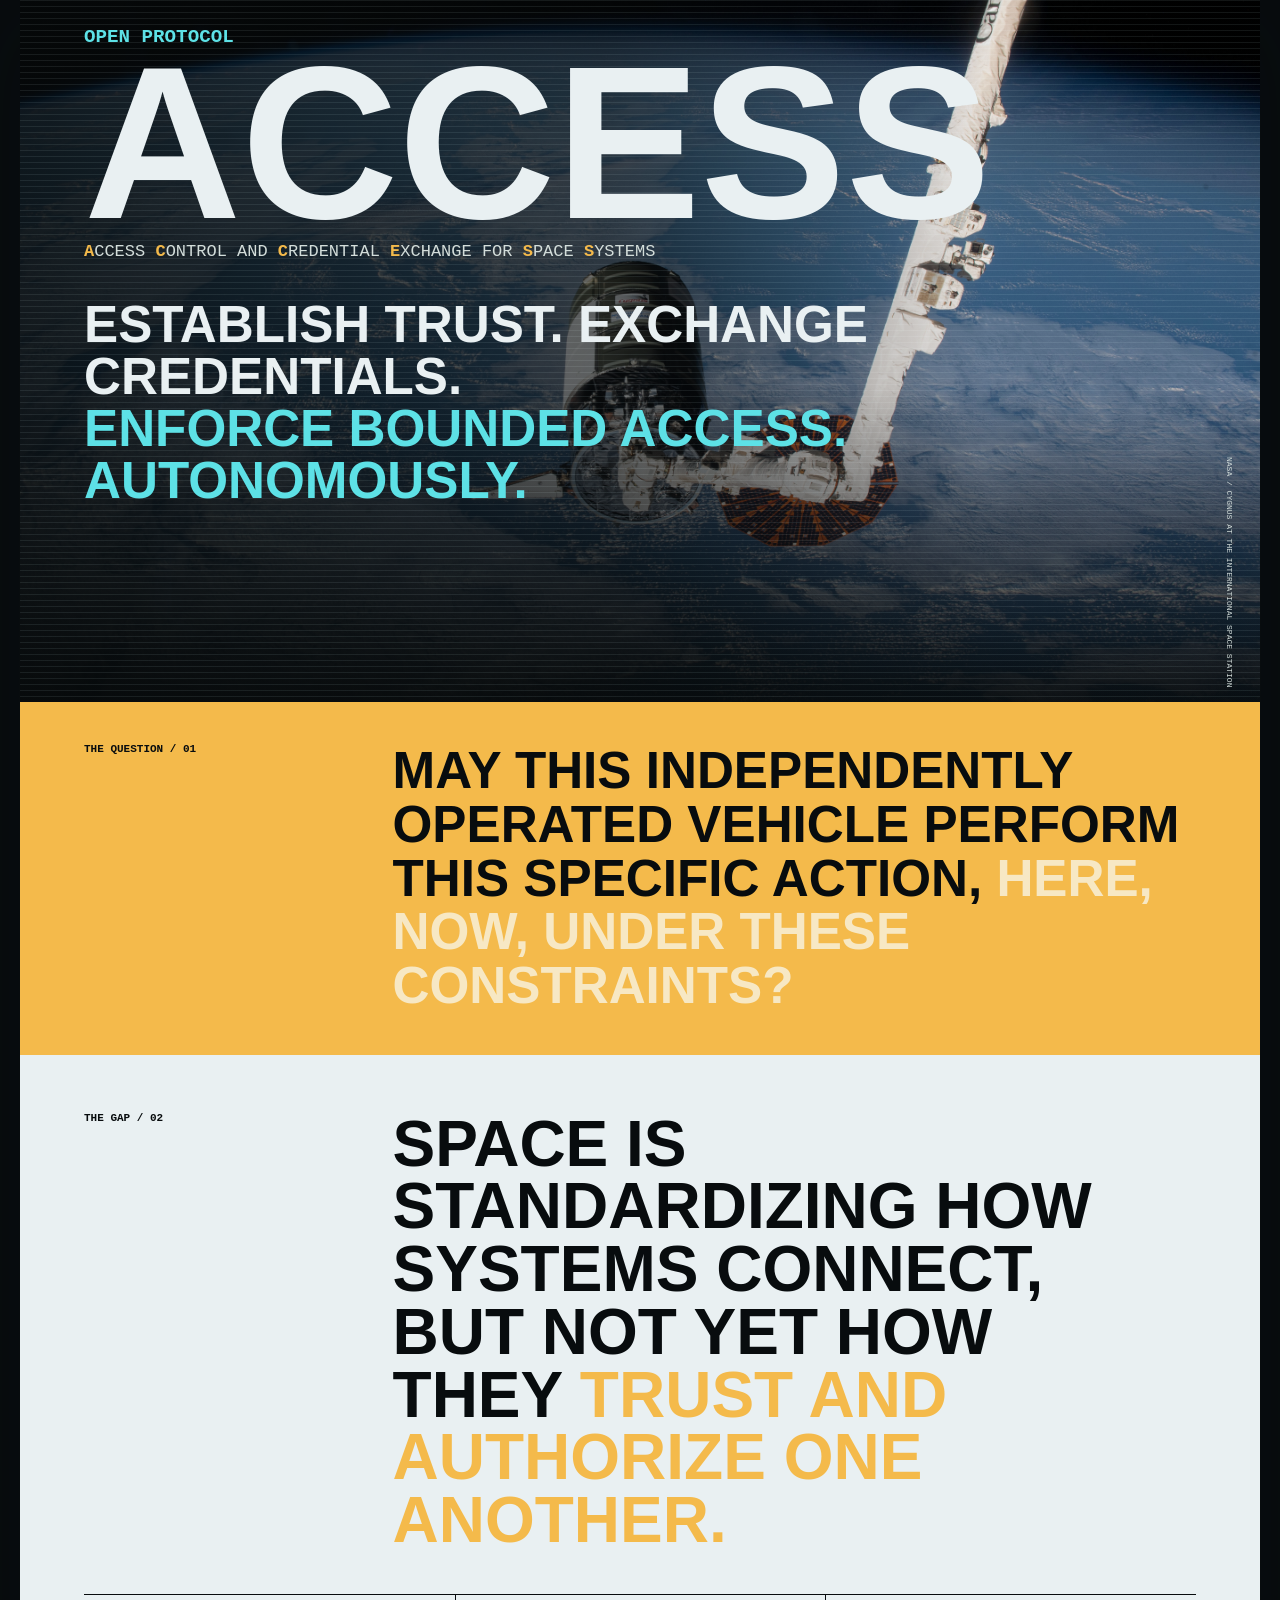
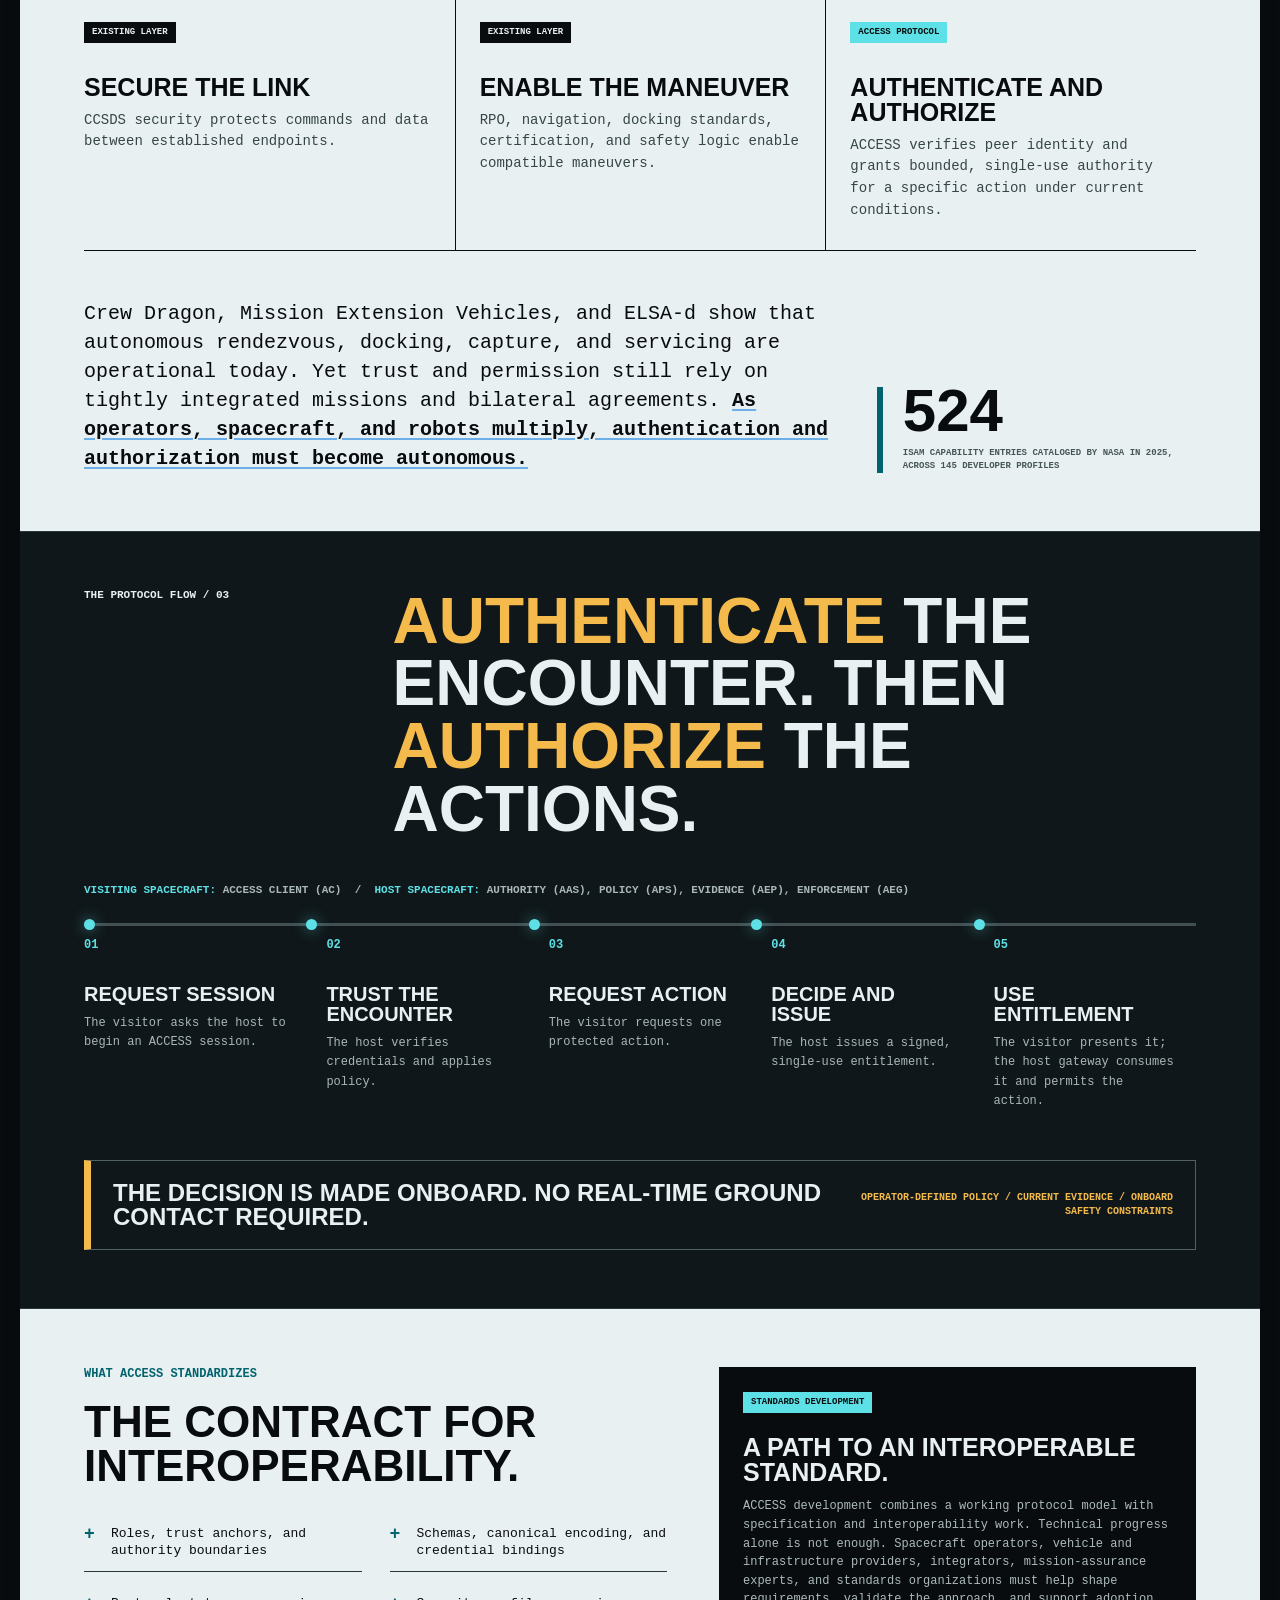
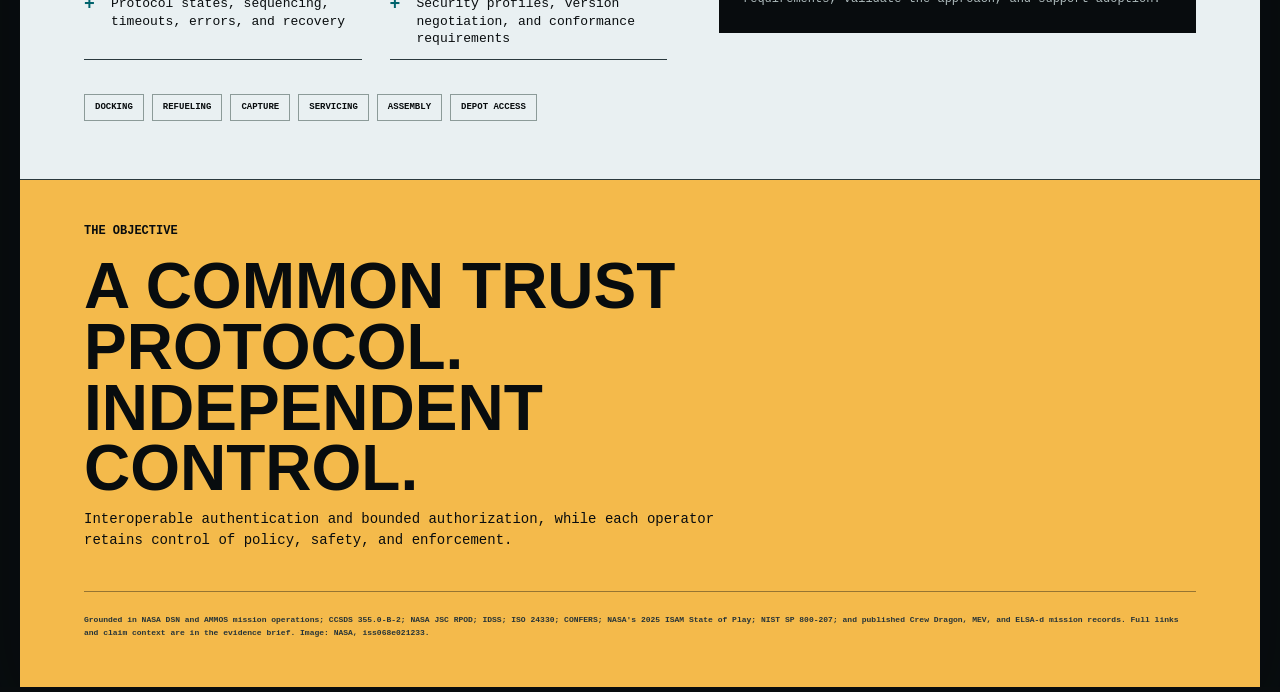
<file: docs/access-flyer.html>
<!doctype html>
<html lang="en">
<head>
  <meta charset="utf-8">
  <meta name="viewport" content="width=device-width, initial-scale=1">
  <meta name="description" content="The ACCESS Protocol enables autonomous identity, credential exchange, and access decisions during spacecraft interactions.">
  <title>ACCESS Protocol | Autonomous Spacecraft Trust and Access</title>
  <style>
    :root {
      --black: #080c0e;
      --graphite: #10171a;
      --paper: #e9f0f2;
      --white: #e9f0f2;
      --cream: #f7e8c4;
      --steel: #82949b;
      --line: #2a393e;
      --cyan: #5de1e6;
      --cyan-ink: #00636d;
      --amber: #f4ba4b;
      --amber-ink: #875500;
      --blue: #6caee8;
    }

    * { box-sizing: border-box; }

    html { scroll-behavior: smooth; }

    body {
      margin: 0;
      color: var(--black);
      background: var(--black);
      font-family: "IBM Plex Mono", "Cascadia Mono", monospace;
      letter-spacing: 0;
    }

    a { color: inherit; }

    .sheet {
      width: min(1240px, 100%);
      margin: 0 auto;
      overflow: hidden;
      background: var(--paper);
      box-shadow: 0 24px 80px #07101240;
    }

    .hero {
      position: relative;
      min-height: min(720px, 78vh);
      padding: 28px clamp(24px, 5vw, 68px) 52px;
      display: flex;
      flex-direction: column;
      justify-content: space-between;
      color: var(--white);
      background-image:
        linear-gradient(90deg, #06090ad9 0%, #06090a9e 47%, #06090a12 78%),
        linear-gradient(0deg, #06090ae8 0%, transparent 45%),
        url("assets/iss-cygnus-capture.jpg");
      background-size: cover;
      background-position: center 47%;
    }

    .hero::after {
      content: "";
      position: absolute;
      inset: 0;
      pointer-events: none;
      opacity: .16;
      background: repeating-linear-gradient(0deg, transparent 0 5px, #d7faff 6px);
      mix-blend-mode: screen;
    }

    .hero-content,
    .image-credit { position: relative; z-index: 1; }

    .eyebrow {
      margin: 0 0 18px;
      color: var(--cyan-ink);
      font: 700 12px/1.2 "Cascadia Mono", "Consolas", monospace;
      text-transform: uppercase;
    }

    h1,
    h2,
    h3,
    p { margin-top: 0; }

    h1 {
      margin-bottom: 2px;
      font-family: "Bahnschrift Condensed", "Arial Narrow", sans-serif;
      font-size: clamp(96px, 17vw, 218px);
      font-weight: 700;
      line-height: .72;
      text-transform: uppercase;
    }

    .protocol-word {
      display: block;
      margin-bottom: 18px;
      color: var(--cyan);
      font: 700 clamp(15px, 1.5vw, 20px)/1 "Cascadia Mono", "Consolas", monospace;
      text-transform: uppercase;
    }

    .expansion {
      max-width: 670px;
      margin: 18px 0 34px;
      color: #d3ddda;
      font: 500 clamp(12px, 1.5vw, 17px)/1.45 "Cascadia Mono", "Consolas", monospace;
      text-transform: uppercase;
    }

    .expansion strong { color: var(--amber); }

    .promise {
      max-width: 800px;
      margin: 0;
      font: 600 clamp(28px, 4vw, 56px)/1.02 "Bahnschrift Condensed", "Arial Narrow", sans-serif;
      text-transform: uppercase;
    }

    .promise em { color: var(--cyan); font-style: normal; }

    .image-credit {
      position: absolute;
      right: 18px;
      bottom: 15px;
      color: #d3ddda;
      font: 500 8px/1.2 "Cascadia Mono", "Consolas", monospace;
      text-transform: uppercase;
      writing-mode: vertical-rl;
    }

    .question-band {
      display: grid;
      grid-template-columns: .7fr 2.3fr;
      gap: clamp(24px, 5vw, 72px);
      align-items: start;
      padding: 42px clamp(24px, 5vw, 68px);
      color: var(--black);
      background: var(--amber);
    }

    .section-number {
      font: 700 11px/1 "Cascadia Mono", "Consolas", monospace;
      text-transform: uppercase;
    }

    .question-band blockquote {
      margin: 0;
      font: 650 clamp(28px, 4vw, 52px)/1.05 "Bahnschrift Condensed", "Arial Narrow", sans-serif;
      text-transform: uppercase;
    }

    .question-band em {
      color: var(--cream);
      background: transparent;
      font-weight: 800;
      font-style: normal;
      text-decoration: none;
    }

    .section {
      padding: 58px clamp(24px, 5vw, 68px);
      border-bottom: 1px solid var(--line);
    }

    .section-heading {
      display: grid;
      grid-template-columns: .7fr 2.3fr;
      gap: clamp(24px, 5vw, 72px);
      margin-bottom: 42px;
    }

    .section-heading h2 {
      max-width: 760px;
      margin-bottom: 0;
      font: 650 clamp(34px, 5vw, 64px)/.98 "Bahnschrift Condensed", "Arial Narrow", sans-serif;
      text-transform: uppercase;
    }

    .section-heading h2 span { color: var(--amber); }

    .layers {
      display: grid;
      grid-template-columns: repeat(3, 1fr);
      border-top: 1px solid var(--black);
      border-bottom: 1px solid var(--black);
    }

    .layer {
      min-width: 0;
      padding: 26px 24px 28px 0;
    }

    .layer + .layer {
      padding-left: 24px;
      border-left: 1px solid var(--black);
    }

    .layer-label {
      display: inline-block;
      margin-bottom: 32px;
      padding: 6px 8px;
      color: var(--paper);
      background: var(--black);
      font: 700 9px/1 "Cascadia Mono", "Consolas", monospace;
      text-transform: uppercase;
    }

    .layer.access .layer-label { color: var(--black); background: var(--cyan); }

    .layer h3 {
      margin-bottom: 10px;
      font: 650 25px/1 "Bahnschrift Condensed", "Arial Narrow", sans-serif;
      text-transform: uppercase;
    }

    .layer p {
      margin-bottom: 0;
      color: #364547;
      font-size: 14px;
      line-height: 1.55;
    }

    .signal {
      display: grid;
      grid-template-columns: 1.4fr .6fr;
      gap: 48px;
      align-items: end;
      margin-top: 48px;
    }

    .signal p {
      max-width: 760px;
      margin-bottom: 0;
      font-size: 20px;
      line-height: 1.45;
    }

    .signal p strong {
      text-decoration-line: underline;
      text-decoration-color: var(--blue);
      text-decoration-thickness: 2px;
      text-underline-offset: 3px;
      text-decoration-skip-ink: auto;
    }

    .stat {
      padding-left: 20px;
      border-left: 6px solid var(--cyan-ink);
    }

    .stat strong {
      display: block;
      font: 700 60px/.8 "Bahnschrift Condensed", "Arial Narrow", sans-serif;
    }

    .stat span {
      display: block;
      margin-top: 12px;
      color: #465658;
      font: 700 9px/1.4 "Cascadia Mono", "Consolas", monospace;
      text-transform: uppercase;
    }

    .authorization {
      color: var(--white);
      background: var(--graphite);
    }

    .authorization .section-heading h2 span { color: var(--amber); }

    .flow-roles {
      margin: 0 0 24px;
      color: #a9b7b8;
      font: 700 11px/1.5 "Cascadia Mono", "Consolas", monospace;
      text-transform: uppercase;
    }

    .flow-roles strong { color: var(--cyan); }

    .flow {
      display: grid;
      grid-template-columns: repeat(5, 1fr);
      margin: 0;
      padding: 0;
      list-style: none;
      counter-reset: access-step;
    }

    .flow li {
      position: relative;
      min-height: 165px;
      padding: 58px 20px 20px 0;
      border-top: 3px solid #425054;
      counter-increment: access-step;
    }

    .flow li + li { padding-left: 20px; }

    .flow li::before {
      content: "0" counter(access-step);
      position: absolute;
      top: 13px;
      color: var(--cyan);
      font: 700 12px/1 "Cascadia Mono", "Consolas", monospace;
    }

    .flow li::after {
      content: "";
      position: absolute;
      top: -7px;
      left: 0;
      width: 11px;
      height: 11px;
      border-radius: 50%;
      background: var(--cyan);
      box-shadow: 0 0 14px #5de1e688;
    }

    .flow strong {
      display: block;
      margin-bottom: 9px;
      font: 650 20px/1 "Bahnschrift Condensed", "Arial Narrow", sans-serif;
      text-transform: uppercase;
    }

    .flow span { color: #a9b7b8; font-size: 12px; line-height: 1.45; }

    .outcome {
      display: flex;
      justify-content: space-between;
      gap: 28px;
      align-items: center;
      margin-top: 30px;
      padding: 20px 22px;
      border: 1px solid #526165;
      border-left: 7px solid var(--amber);
    }

    .outcome strong {
      font: 650 24px/1 "Bahnschrift Condensed", "Arial Narrow", sans-serif;
      text-transform: uppercase;
    }

    .outcome span {
      color: var(--amber);
      font: 700 10px/1.4 "Cascadia Mono", "Consolas", monospace;
      text-align: right;
      text-transform: uppercase;
    }

    .proof-grid {
      display: grid;
      grid-template-columns: 1.1fr .9fr;
      gap: 52px;
      align-items: start;
    }

    .proof-grid h2 {
      margin-bottom: 26px;
      font: 650 44px/1 "Bahnschrift Condensed", "Arial Narrow", sans-serif;
      text-transform: uppercase;
    }

    .checks {
      display: grid;
      grid-template-columns: repeat(2, 1fr);
      gap: 12px 28px;
      margin: 0;
      padding: 0;
      list-style: none;
    }

    .checks li {
      position: relative;
      padding: 11px 0 11px 27px;
      border-bottom: 1px solid var(--line);
      font-size: 13px;
      line-height: 1.35;
    }

    .checks li::before {
      content: "+";
      position: absolute;
      left: 0;
      color: var(--cyan-ink);
      font: 800 18px/1 "Cascadia Mono", "Consolas", monospace;
    }

    .maturity {
      padding: 24px;
      color: var(--white);
      background: var(--black);
    }

    .maturity .status {
      display: inline-block;
      margin-bottom: 22px;
      padding: 6px 8px;
      color: var(--black);
      background: var(--cyan);
      font: 800 9px/1 "Cascadia Mono", "Consolas", monospace;
      text-transform: uppercase;
    }

    .maturity h3 {
      margin-bottom: 12px;
      font: 650 25px/1 "Bahnschrift Condensed", "Arial Narrow", sans-serif;
      text-transform: uppercase;
    }

    .maturity p { margin-bottom: 0; color: #aebbbc; font-size: 12px; line-height: 1.55; }

    .uses {
      display: flex;
      flex-wrap: wrap;
      gap: 8px;
      margin-top: 34px;
    }

    .uses span {
      padding: 8px 10px;
      border: 1px solid #8c9b99;
      font: 700 9px/1 "Cascadia Mono", "Consolas", monospace;
      text-transform: uppercase;
    }

    footer {
      display: grid;
      grid-template-columns: 1.4fr .6fr;
      gap: 40px;
      padding: 44px clamp(24px, 5vw, 68px) 48px;
      color: var(--black);
      background: var(--amber);
    }

    footer h2 {
      margin-bottom: 10px;
      font: 700 clamp(36px, 5vw, 64px)/.95 "Bahnschrift Condensed", "Arial Narrow", sans-serif;
      text-transform: uppercase;
    }

    footer p { max-width: 650px; margin-bottom: 0; font-size: 14px; line-height: 1.5; }

    .footer-links {
      display: grid;
      align-content: end;
      gap: 10px;
    }

    .footer-links a {
      padding: 12px 14px;
      border: 1px solid var(--black);
      font: 700 10px/1 "Cascadia Mono", "Consolas", monospace;
      text-align: center;
      text-decoration: none;
      text-transform: uppercase;
    }

    .footer-links a:first-child { color: var(--white); background: var(--black); border-color: var(--black); }
    .footer-links a:hover { color: var(--black); background: var(--cyan); border-color: var(--cyan); }
    footer .eyebrow { color: var(--black); }

    .sources {
      grid-column: 1 / -1;
      padding-top: 22px;
      border-top: 1px solid #080c0e66;
      color: #263438;
      font: 600 8px/1.55 "Cascadia Mono", "Consolas", monospace;
    }

    .sources a { text-underline-offset: 2px; }

    @media (max-width: 760px) {
      .hero { min-height: 680px; background-position: 62% center; }
      .expansion { max-width: 300px; }
      .question-band,
      .section-heading { grid-template-columns: 1fr; gap: 16px; }
      .layers,
      .signal,
      .proof-grid,
      footer { grid-template-columns: 1fr; }
      .layer + .layer { padding-left: 0; border-top: 1px solid var(--black); border-left: 0; }
      .layer { padding: 24px 0; }
      .layer-label { margin-bottom: 18px; }
      .flow { grid-template-columns: 1fr; }
      .flow li { min-height: auto; padding: 20px 0 20px 58px; border-top: 0; border-left: 3px solid #425054; }
      .flow li + li { padding-left: 58px; }
      .flow li::before { top: 24px; left: 18px; }
      .flow li::after { top: 25px; left: -7px; }
      .outcome { align-items: flex-start; flex-direction: column; }
      .outcome span { text-align: left; }
      .checks { grid-template-columns: 1fr; }
      .footer-links { align-content: start; }
    }

    @media print {
      @page { size: Letter portrait; margin: 0; }

      body { background: var(--amber); print-color-adjust: exact; -webkit-print-color-adjust: exact; }
      .sheet {
        width: 816px;
        height: 1056px;
        display: flex;
        flex-direction: column;
        box-shadow: none;
      }
      .hero { min-height: 180px; padding: 16px 38px; }
      .protocol-word { margin-bottom: 6px; font-size: 12px; }
      h1 { font-size: 72px; }
      .expansion { margin: 6px 0 10px; font-size: 9px; }
      .promise { max-width: 586px; font-size: 22px; }
      .question-band { display: block; padding: 12px 51px; }
      .question-band .section-number { display: block; margin-bottom: 6px; }
      .question-band blockquote { font-size: 18px; }
      .section { padding: 16px 51px; }
      .section-heading { display: block; margin-bottom: 12px; }
      .section-heading .section-number { display: block; margin-bottom: 6px; color: var(--cyan-ink); }
      .authorization .section-number { color: var(--cyan); }
      .section-heading h2 { font-size: 23px; }
      .layers { grid-template-columns: repeat(3, 1fr); }
      .layer { padding: 7px 8px 8px 0; }
      .layer + .layer { padding-left: 8px; border-top: 0; border-left: 1px solid var(--black); }
      .layer-label { margin-bottom: 5px; font-size: 7px; }
      .layer h3 { margin-bottom: 3px; font-size: 12px; }
      .layer p { font-size: 7.5px; line-height: 1.35; }
      .signal { grid-template-columns: 1.4fr .6fr; gap: 16px; margin-top: 8px; }
      .signal p { font-size: 8px; }
      .stat strong { font-size: 30px; }
      .stat span { margin-top: 4px; font-size: 7px; }
      .authorization { padding-top: 14px; padding-bottom: 14px; }
      .flow-roles { margin-bottom: 10px; font-size: 8px; }
      .flow { grid-template-columns: repeat(5, 1fr); }
      .flow li { min-height: 72px; padding: 25px 7px 5px 0; }
      .flow li + li { padding-left: 7px; }
      .flow li::before { top: 5px; font-size: 8px; }
      .flow strong { margin-bottom: 3px; font-size: 9.5px; }
      .flow span { font-size: 7px; line-height: 1.35; }
      .outcome { margin-top: 8px; padding: 6px 8px; }
      .outcome strong { font-size: 11px; }
      .outcome span { font-size: 6.5px; }
      .proof-grid { grid-template-columns: 1.1fr .9fr; gap: 17px; }
      .proof-grid h2 { margin-bottom: 7px; font-size: 20px; }
      .checks { gap: 3px 10px; }
      .checks li { padding: 2px 0 2px 10px; font-size: 7.5px; }
      .checks li::before { font-size: 9px; }
      .maturity { padding: 8px; }
      .maturity .status { margin-bottom: 5px; font-size: 6.5px; }
      .maturity h3 { margin-bottom: 3px; font-size: 12px; }
      .maturity p { font-size: 7.5px; line-height: 1.35; }
      .uses { margin-top: 6px; gap: 3px; }
      .uses span { padding: 3px 4px; font-size: 7px; }
      footer { position: relative; flex: 1; min-height: 95px; grid-template-columns: 1.4fr .6fr; gap: 12px; padding: 8px 51px 28px; }
      footer h2 { margin-bottom: 3px; font-size: 21px; }
      footer p { font-size: 7.5px; }
      .footer-links { gap: 3px; }
      .footer-links a { padding: 4px; font-size: 7px; }
      .sources {
        position: absolute;
        right: 51px;
        bottom: 8px;
        left: 51px;
        padding-top: 4px;
        font-size: 6px;
        line-height: 1.3;
      }
    }
  </style>
</head>
<body>
  <main class="sheet">
    <section class="hero" aria-labelledby="access-title">
      <div class="hero-content">
        <span class="protocol-word">Open Protocol</span>
        <h1 id="access-title">ACCESS</h1>
        <p class="expansion"><strong>A</strong>ccess <strong>C</strong>ontrol and <strong>C</strong>redential <strong>E</strong>xchange for <strong>S</strong>pace <strong>S</strong>ystems</p>
        <p class="promise">Establish trust. Exchange credentials.<br><em>Enforce bounded access. Autonomously.</em></p>
      </div>

      <p class="image-credit">NASA / Cygnus at the International Space Station</p>
    </section>

    <section class="question-band" aria-label="The core authorization question">
      <span class="section-number">The question / 01</span>
      <blockquote>May this independently operated vehicle perform this specific action, <em>here, now, under these constraints?</em></blockquote>
    </section>

    <section class="section" aria-labelledby="gap-title">
      <div class="section-heading">
        <span class="section-number">The gap / 02</span>
        <h2 id="gap-title">Space is standardizing how systems connect, but not yet how they <span>trust and authorize one another.</span></h2>
      </div>

      <div class="layers">
        <article class="layer">
          <span class="layer-label">Existing layer</span>
          <h3>Secure the link</h3>
          <p>CCSDS security protects commands and data between established endpoints.</p>
        </article>
        <article class="layer">
          <span class="layer-label">Existing layer</span>
          <h3>Enable the maneuver</h3>
          <p>RPO, navigation, docking standards, certification, and safety logic enable compatible maneuvers.</p>
        </article>
        <article class="layer access">
          <span class="layer-label">ACCESS Protocol</span>
          <h3>Authenticate and authorize</h3>
          <p>ACCESS verifies peer identity and grants bounded, single-use authority for a specific action under current conditions.</p>
        </article>
      </div>

      <div class="signal">
        <p>Crew Dragon, Mission Extension Vehicles, and ELSA-d show that autonomous rendezvous, docking, capture, and servicing are operational today. Yet trust and permission still rely on tightly integrated missions and bilateral agreements. <strong>As operators, spacecraft, and robots multiply, authentication and authorization must become autonomous.</strong></p>
        <div class="stat">
          <strong>524</strong>
          <span>ISAM capability entries cataloged by NASA in 2025, across 145 developer profiles</span>
        </div>
      </div>
    </section>

    <section class="section authorization" aria-labelledby="flow-title">
      <div class="section-heading">
        <span class="section-number">The protocol flow / 03</span>
        <h2 id="flow-title"><span>Authenticate</span> the encounter. Then <span>authorize</span> the actions.</h2>
      </div>

      <p class="flow-roles"><strong>Visiting spacecraft:</strong> ACCESS Client (AC) &nbsp;/&nbsp; <strong>Host spacecraft:</strong> Authority (AAS), Policy (APS), Evidence (AEP), Enforcement (AEG)</p>

      <ol class="flow">
        <li><strong>Request session</strong><span>The visitor asks the host to begin an ACCESS session.</span></li>
        <li><strong>Trust the encounter</strong><span>The host verifies credentials and applies policy.</span></li>
        <li><strong>Request action</strong><span>The visitor requests one protected action.</span></li>
        <li><strong>Decide and issue</strong><span>The host issues a signed, single-use entitlement.</span></li>
        <li><strong>Use entitlement</strong><span>The visitor presents it; the host gateway consumes it and permits the action.</span></li>
      </ol>

      <div class="outcome">
        <strong>The decision is made onboard. No real-time ground contact required.</strong>
        <span>Operator-defined policy / current evidence / onboard safety constraints</span>
      </div>
    </section>

    <section id="standard" class="section" aria-labelledby="built-title">
      <div class="proof-grid">
        <div>
          <p class="eyebrow">What ACCESS standardizes</p>
          <h2 id="built-title">The contract for interoperability.</h2>
          <ul class="checks">
            <li>Roles, trust anchors, and authority boundaries</li>
            <li>Schemas, canonical encoding, and credential bindings</li>
            <li>Protocol states, sequencing, timeouts, errors, and recovery</li>
            <li>Security profiles, version negotiation, and conformance requirements</li>
          </ul>
          <div class="uses" aria-label="Potential applications">
            <span>Docking</span><span>Refueling</span><span>Capture</span><span>Servicing</span><span>Assembly</span><span>Depot access</span>
          </div>
        </div>

        <aside class="maturity">
          <span class="status">Standards development</span>
          <h3>A path to an interoperable standard.</h3>
          <p>ACCESS development combines a working protocol model with specification and interoperability work. Technical progress alone is not enough. Spacecraft operators, vehicle and infrastructure providers, integrators, mission-assurance experts, and standards organizations must help shape requirements, validate the approach, and support adoption.</p>
        </aside>
      </div>
    </section>

    <footer>
      <div>
        <p class="eyebrow">The objective</p>
        <h2>A common trust protocol. Independent control.</h2>
        <p>Interoperable authentication and bounded authorization, while each operator retains control of policy, safety, and enforcement.</p>
      </div>
      <div class="sources">
        Grounded in NASA DSN and AMMOS mission operations; CCSDS 355.0-B-2; NASA JSC RPOD; IDSS; ISO 24330; CONFERS; NASA's 2025 ISAM State of Play; NIST SP 800-207; and published Crew Dragon, MEV, and ELSA-d mission records. Full links and claim context are in the evidence brief. Image: NASA, iss068e021233.
      </div>
    </footer>
  </main>
</body>
</html>
</file>
